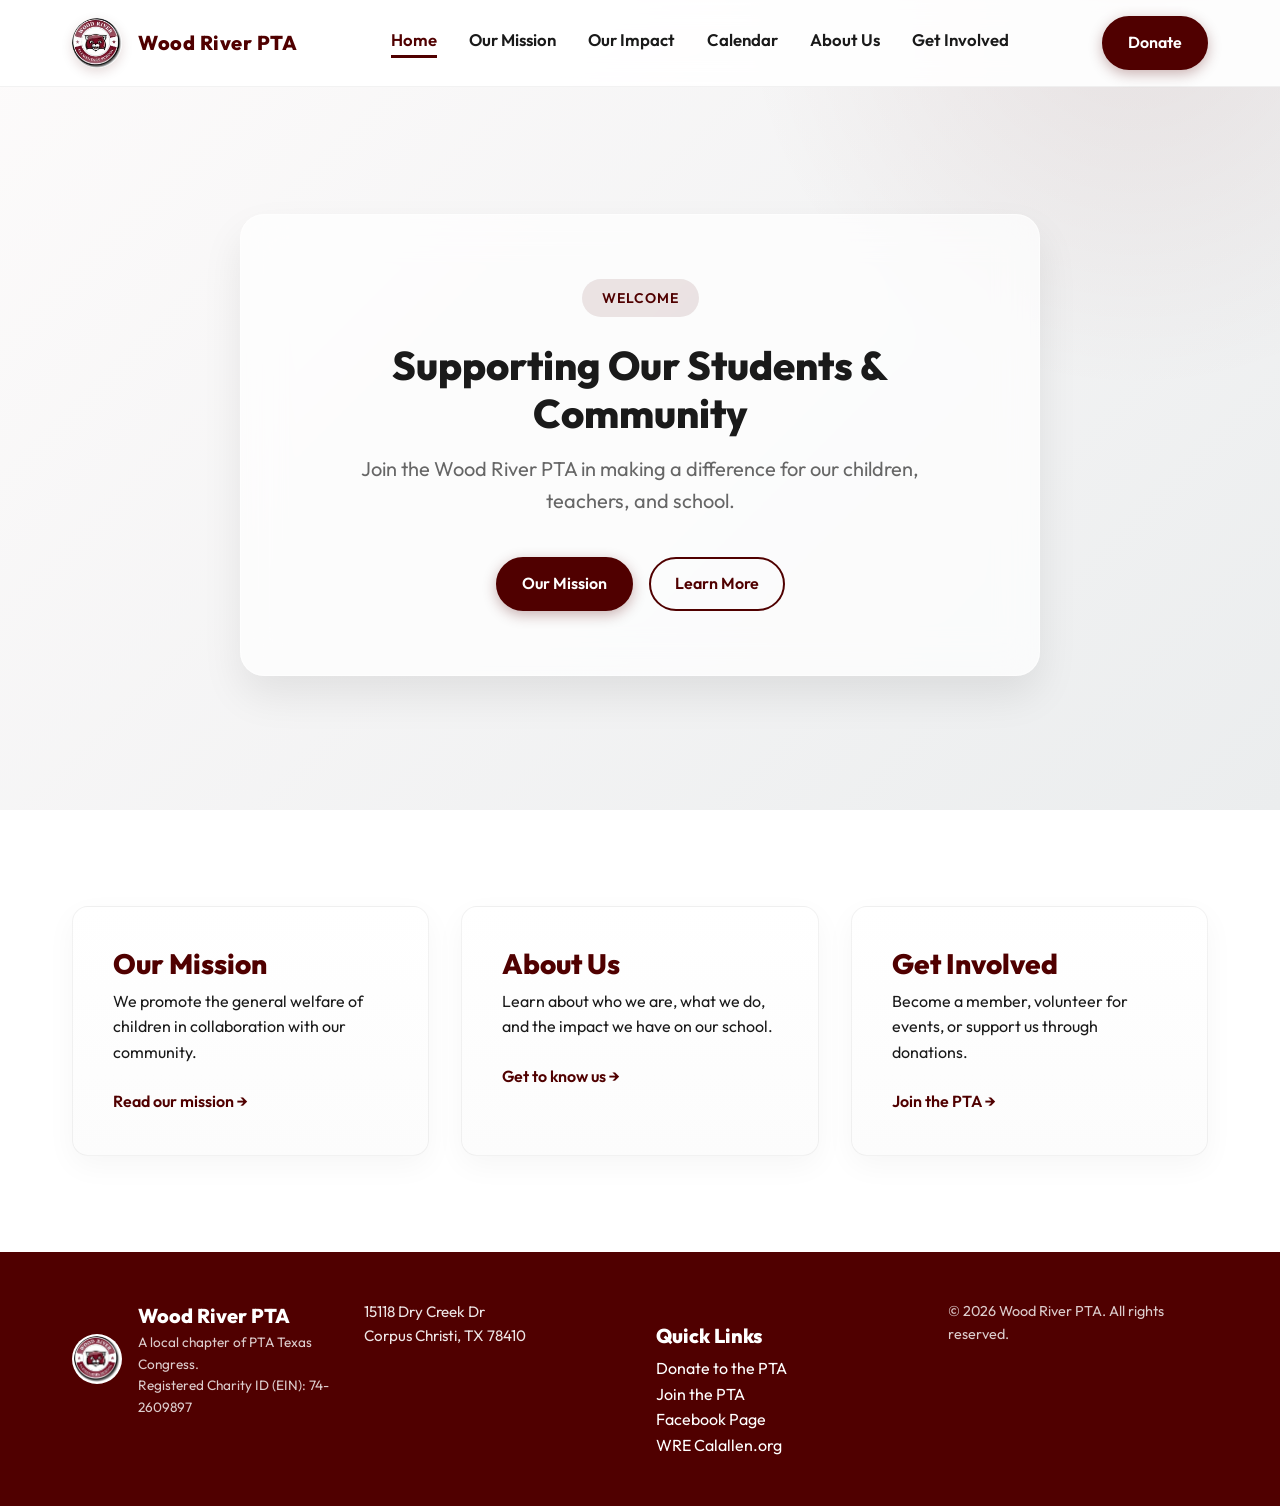
<file: index.html>
<!DOCTYPE html>
<html lang="en">
<head>
    <meta charset="UTF-8">
    <meta name="viewport" content="width=device-width, initial-scale=1.0">
    <meta name="description" content="Wood River PTA - Promoting the general welfare of children in collaboration with teachers, the community, and the school.">
    <title>Wood River PTA</title>
    <link rel="preconnect" href="https://fonts.googleapis.com">
    <link rel="preconnect" href="https://fonts.gstatic.com" crossorigin>
    <link href="https://fonts.googleapis.com/css2?family=Outfit:wght@300;400;600;800&display=swap" rel="stylesheet">
    <link rel="stylesheet" href="style.css">
</head>
<body>

    <header class="navbar">
        <div class="container nav-container">
            <a href="index.html" class="logo-wrapper" style="text-decoration: none;">
                <img src="logo.png" alt="Wood River Elementary Logo" class="logo">
                <div class="site-title">
                    <h1>Wood River PTA</h1>
                </div>
            </a>
            <button class="mobile-menu-btn" aria-label="Toggle menu">☰</button>
            <nav class="nav-links">
                <a href="index.html" class="nav-link active">Home</a>
                <a href="mission.html" class="nav-link">Our Mission</a>
                <a href="impact.html" class="nav-link">Our Impact</a>
                <a href="calendar.html" class="nav-link">Calendar</a>
                <a href="about.html" class="nav-link">About Us</a>
                <a href="get-involved.html" class="nav-link">Get Involved</a>
                <a href="https://www.zeffy.com/en-US/donation-form/donate-to-woodriver-elementary-pta" target="_blank" rel="noopener noreferrer" class="nav-link mobile-only">Donate</a>
            </nav>
            <a href="https://www.zeffy.com/en-US/donation-form/donate-to-woodriver-elementary-pta" target="_blank" rel="noopener noreferrer" class="btn btn-primary header-cta">Donate</a>
        </div>
    </header>

    <main>
        <section class="hero">
            <div class="hero-bg"></div>
            <div class="container hero-content">
                <div class="glass-card main-card fade-in-up">
                    <span class="badge">Welcome</span>
                    <h2>Supporting Our Students & Community</h2>
                    <p class="mission-text">
                        Join the Wood River PTA in making a difference for our children, teachers, and school.
                    </p>
                    <div class="hero-buttons">
                        <a href="mission.html" class="btn btn-primary">Our Mission</a>
                        <a href="about.html" class="btn btn-outline">Learn More</a>
                    </div>
                </div>
            </div>
        </section>

        <section class="info-section">
            <div class="container info-grid">
                <div class="info-card slide-in-up">
                    <h3>Our Mission</h3>
                    <p>We promote the general welfare of children in collaboration with our community.</p>
                    <a href="mission.html" class="read-more">Read our mission &rarr;</a>
                </div>
                <div class="info-card slide-in-up" style="transition-delay: 0.1s;">
                    <h3>About Us</h3>
                    <p>Learn about who we are, what we do, and the impact we have on our school.</p>
                    <a href="about.html" class="read-more">Get to know us &rarr;</a>
                </div>
                <div class="info-card slide-in-up" style="transition-delay: 0.2s;">
                    <h3>Get Involved</h3>
                    <p>Become a member, volunteer for events, or support us through donations.</p>
                    <a href="get-involved.html" class="read-more">Join the PTA &rarr;</a>
                </div>
            </div>
        </section>
    </main>

    <footer class="site-footer">
        <div class="container footer-content">
            <div class="footer-brand">
                <img src="logo.png" alt="Wood River Elementary Logo" class="footer-logo">
                <div class="footer-details">
                    <span class="footer-title">Wood River PTA</span>
                    <span class="footer-charity">A local chapter of PTA Texas Congress.</span>
                    <span class="footer-charity">Registered Charity ID (EIN): 74-2609897</span>
                </div>
            </div>
            <div class="footer-address">
                <p>15118 Dry Creek Dr</p>
                <p>Corpus Christi, TX 78410</p>
            </div>
            <div class="footer-quick-links">
                <h4>Quick Links</h4>
                <p><a href="https://www.zeffy.com/en-US/donation-form/donate-to-woodriver-elementary-pta" target="_blank" rel="noopener noreferrer" style="color: white; text-decoration: none;">Donate to the PTA</a></p>
                <p><a href="https://bit.ly/4dyhjS8" target="_blank" style="color: white; text-decoration: none;">Join the PTA</a></p>
                <p><a href="https://www.facebook.com/calallenisdwoodriverpta" target="_blank" style="color: white; text-decoration: none;">Facebook Page</a></p>
                <p><a href="https://bit.ly/3I65V5u" target="_blank" style="color: white; text-decoration: none;">WRE Calallen.org</a></p>
            </div>
            <div class="footer-links">
                <p>&copy; <span id="year"></span> Wood River PTA. All rights reserved.</p>
            </div>
        </div>
    </footer>

    <script>
        document.getElementById('year').textContent = new Date().getFullYear();
        
        const observerOptions = {
            root: null,
            rootMargin: '0px',
            threshold: 0.1
        };

        const observer = new IntersectionObserver((entries, observer) => {
            entries.forEach(entry => {
                if (entry.isIntersecting) {
                    entry.target.classList.add('visible');
                    observer.unobserve(entry.target);
                }
            });
        }, observerOptions);

        document.querySelectorAll('.slide-in-up, .fade-in-up').forEach((el) => {
            observer.observe(el);
        });

        const mobileMenuBtn = document.querySelector('.mobile-menu-btn');
        const navLinks = document.querySelector('.nav-links');
        
        if (mobileMenuBtn && navLinks) {
            mobileMenuBtn.addEventListener('click', () => {
                navLinks.classList.toggle('mobile-active');
            });
        }
    </script>
</body>
</html>
</file>
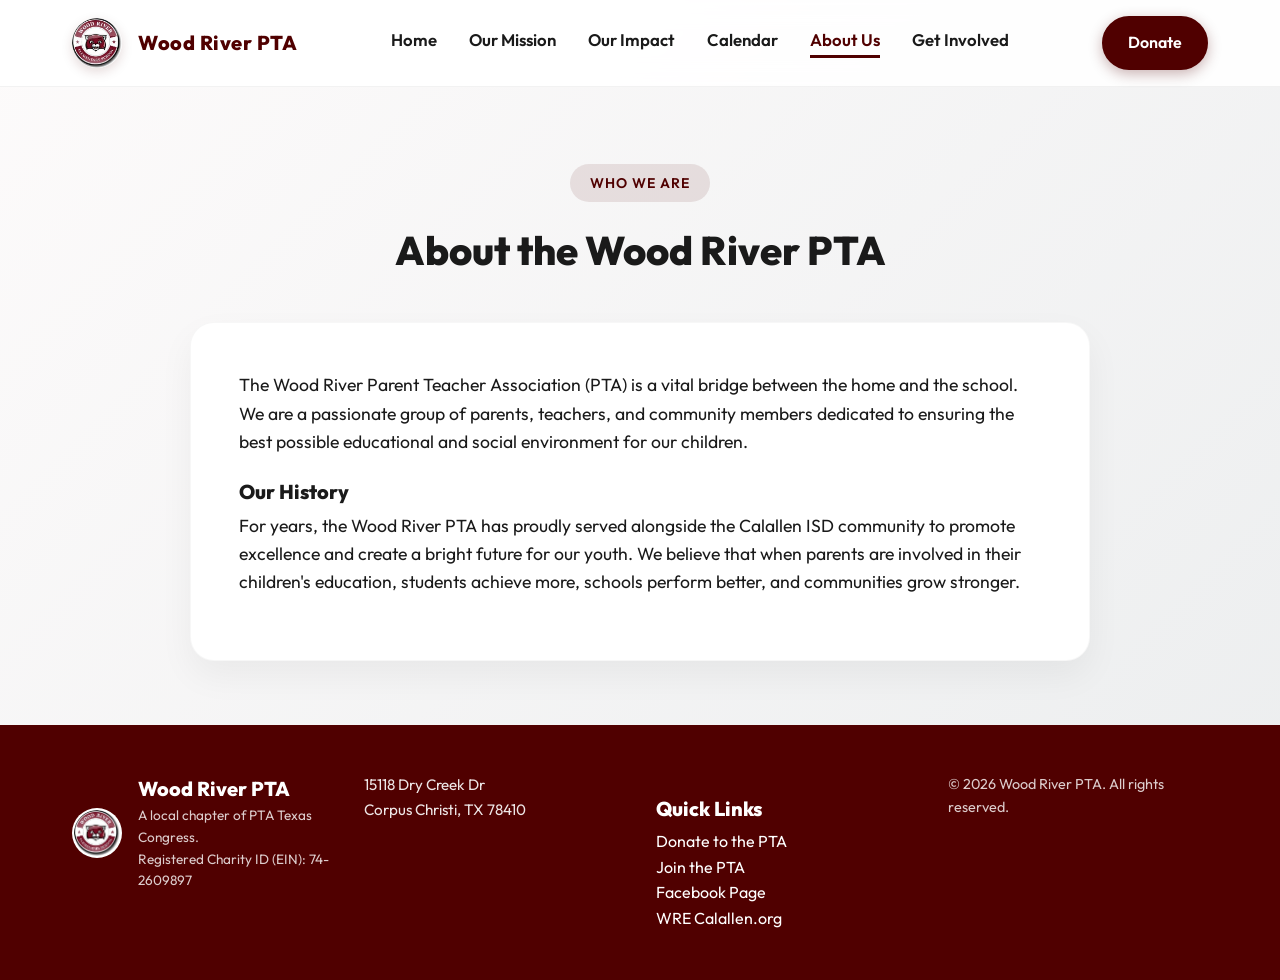
<file: about.html>
<!DOCTYPE html>
<html lang="en">
<head>
    <meta charset="UTF-8">
    <meta name="viewport" content="width=device-width, initial-scale=1.0">
    <meta name="description" content="About the Wood River PTA">
    <title>About Us - Wood River PTA</title>
    <link rel="preconnect" href="https://fonts.googleapis.com">
    <link rel="preconnect" href="https://fonts.gstatic.com" crossorigin>
    <link href="https://fonts.googleapis.com/css2?family=Outfit:wght@300;400;600;800&display=swap" rel="stylesheet">
    <link rel="stylesheet" href="style.css">
</head>
<body class="page-layout">

    <header class="navbar">
        <div class="container nav-container">
            <a href="index.html" class="logo-wrapper" style="text-decoration: none;">
                <img src="logo.png" alt="Wood River Elementary Logo" class="logo">
                <div class="site-title">
                    <h1>Wood River PTA</h1>
                </div>
            </a>
            <button class="mobile-menu-btn" aria-label="Toggle menu">☰</button>
            <nav class="nav-links">
                <a href="index.html" class="nav-link">Home</a>
                <a href="mission.html" class="nav-link">Our Mission</a>
                <a href="impact.html" class="nav-link">Our Impact</a>
                <a href="calendar.html" class="nav-link">Calendar</a>
                <a href="about.html" class="nav-link active">About Us</a>
                <a href="get-involved.html" class="nav-link">Get Involved</a>
                <a href="https://www.zeffy.com/en-US/donation-form/donate-to-woodriver-elementary-pta" target="_blank" rel="noopener noreferrer" class="nav-link mobile-only">Donate</a>
            </nav>
            <a href="https://www.zeffy.com/en-US/donation-form/donate-to-woodriver-elementary-pta" target="_blank" rel="noopener noreferrer" class="btn btn-primary header-cta">Donate</a>
        </div>
    </header>

    <main class="page-content">
        <div class="container">
            <div class="content-header fade-in-up">
                <span class="badge">Who We Are</span>
                <h2>About the Wood River PTA</h2>
            </div>
            
            <div class="content-card slide-in-up">
                <p>The Wood River Parent Teacher Association (PTA) is a vital bridge between the home and the school. We are a passionate group of parents, teachers, and community members dedicated to ensuring the best possible educational and social environment for our children.</p>
                

                <h4>Our History</h4>
                <p>For years, the Wood River PTA has proudly served alongside the Calallen ISD community to promote excellence and create a bright future for our youth. We believe that when parents are involved in their children's education, students achieve more, schools perform better, and communities grow stronger.</p>
            </div>
        </div>
    </main>

    <footer class="site-footer">
        <div class="container footer-content">
            <div class="footer-brand">
                <img src="logo.png" alt="Wood River Elementary Logo" class="footer-logo">
                <div class="footer-details">
                    <span class="footer-title">Wood River PTA</span>
                    <span class="footer-charity">A local chapter of PTA Texas Congress.</span>
                    <span class="footer-charity">Registered Charity ID (EIN): 74-2609897</span>
                </div>
            </div>
            <div class="footer-address">
                <p>15118 Dry Creek Dr</p>
                <p>Corpus Christi, TX 78410</p>
            </div>
            <div class="footer-quick-links">
                <h4>Quick Links</h4>
                <p><a href="https://www.zeffy.com/en-US/donation-form/donate-to-woodriver-elementary-pta" target="_blank" rel="noopener noreferrer" style="color: white; text-decoration: none;">Donate to the PTA</a></p>
                <p><a href="https://bit.ly/4dyhjS8" target="_blank" style="color: white; text-decoration: none;">Join the PTA</a></p>
                <p><a href="https://www.facebook.com/calallenisdwoodriverpta" target="_blank" style="color: white; text-decoration: none;">Facebook Page</a></p>
                <p><a href="https://bit.ly/3I65V5u" target="_blank" style="color: white; text-decoration: none;">WRE Calallen.org</a></p>
            </div>
            <div class="footer-links">
                <p>&copy; <span id="year"></span> Wood River PTA. All rights reserved.</p>
            </div>
        </div>
    </footer>

    <script>
        document.getElementById('year').textContent = new Date().getFullYear();
        document.querySelectorAll('.slide-in-up, .fade-in-up').forEach((el) => {
            el.classList.add('visible'); // Quick reveal for standard pages
        });

        const mobileMenuBtn = document.querySelector('.mobile-menu-btn');
        const navLinks = document.querySelector('.nav-links');
        
        if (mobileMenuBtn && navLinks) {
            mobileMenuBtn.addEventListener('click', () => {
                navLinks.classList.toggle('mobile-active');
            });
        }
    </script>
</body>
</html>
</file>
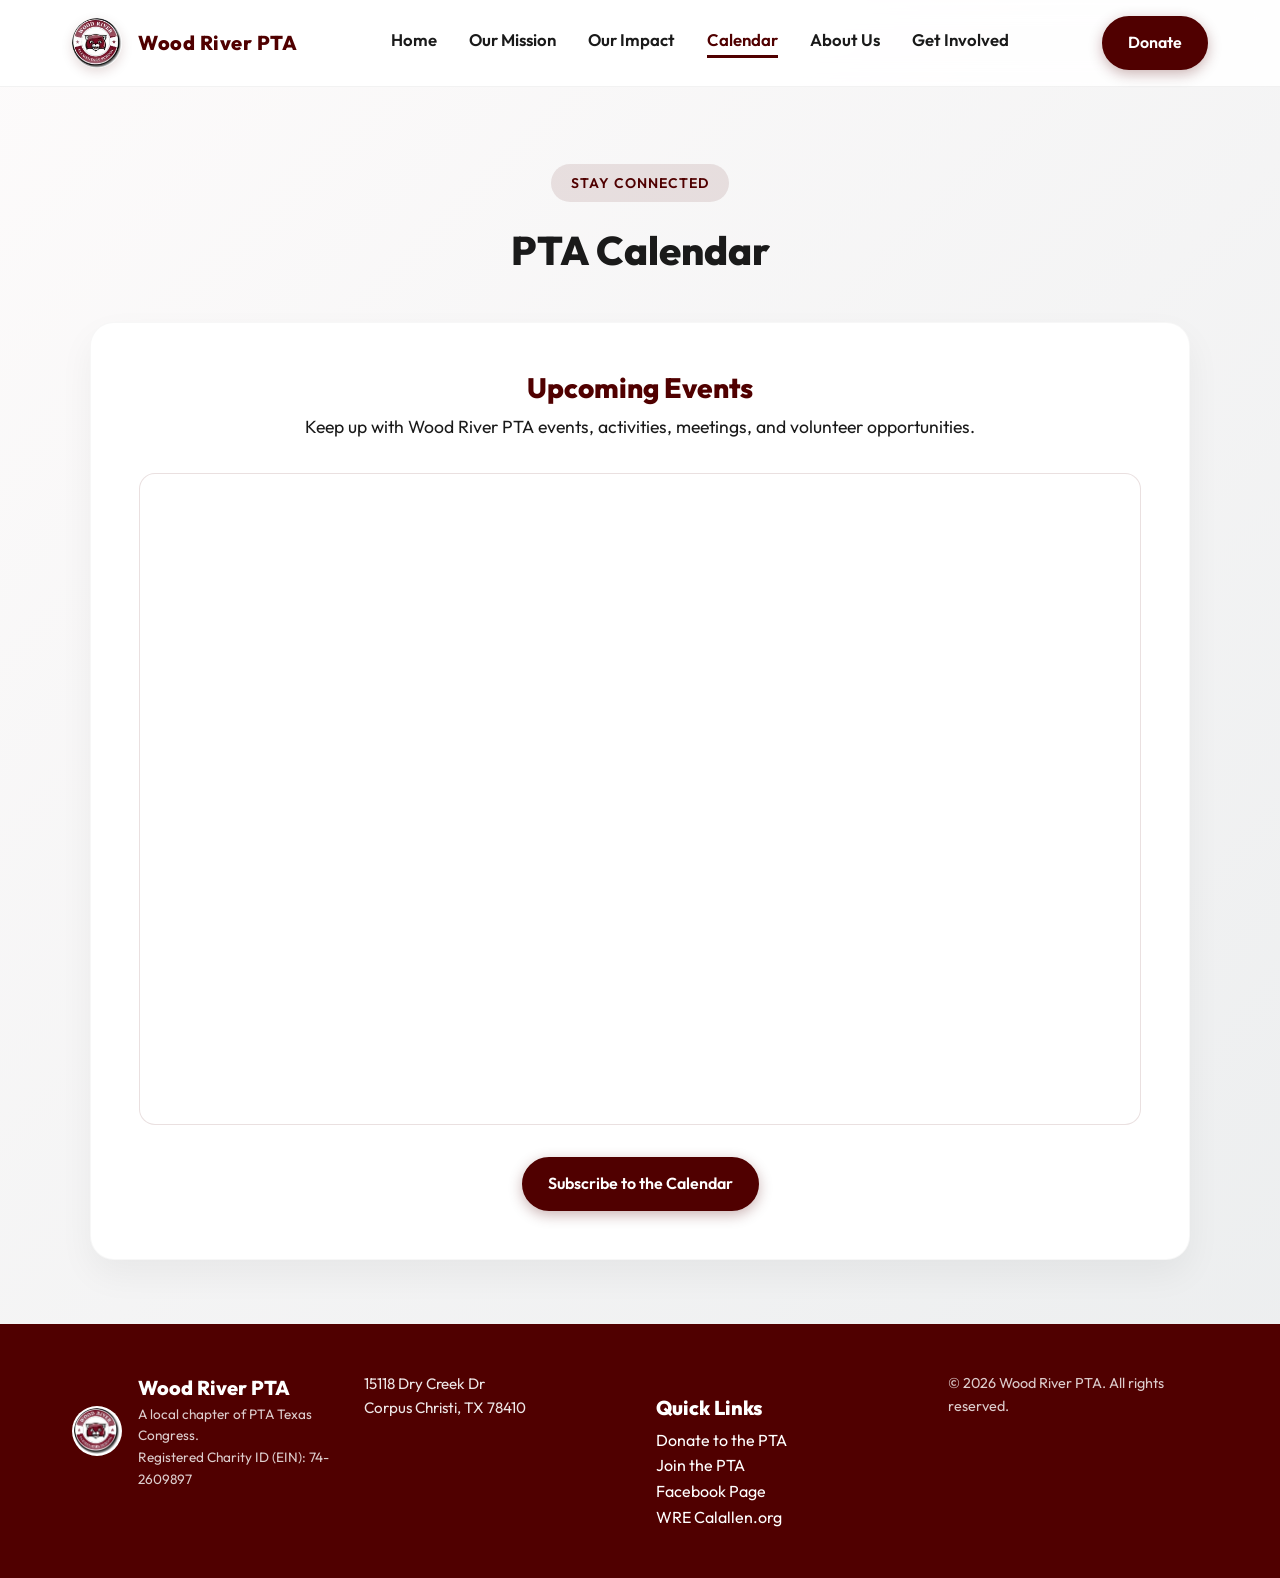
<file: calendar.html>
<!DOCTYPE html>
<html lang="en">
<head>
    <meta charset="UTF-8">
    <meta name="viewport" content="width=device-width, initial-scale=1.0">
    <meta name="description" content="Wood River PTA calendar of upcoming events and activities">
    <title>Calendar - Wood River PTA</title>
    <link rel="preconnect" href="https://fonts.googleapis.com">
    <link rel="preconnect" href="https://fonts.gstatic.com" crossorigin>
    <link href="https://fonts.googleapis.com/css2?family=Outfit:wght@300;400;600;800&display=swap" rel="stylesheet">
    <link rel="stylesheet" href="style.css">
</head>
<body class="page-layout">

    <header class="navbar">
        <div class="container nav-container">
            <a href="index.html" class="logo-wrapper" style="text-decoration: none;">
                <img src="logo.png" alt="Wood River Elementary Logo" class="logo">
                <div class="site-title">
                    <h1>Wood River PTA</h1>
                </div>
            </a>
            <button class="mobile-menu-btn" aria-label="Toggle menu">☰</button>
            <nav class="nav-links">
                <a href="index.html" class="nav-link">Home</a>
                <a href="mission.html" class="nav-link">Our Mission</a>
                <a href="impact.html" class="nav-link">Our Impact</a>
                <a href="calendar.html" class="nav-link active">Calendar</a>
                <a href="about.html" class="nav-link">About Us</a>
                <a href="get-involved.html" class="nav-link">Get Involved</a>
                <a href="https://www.zeffy.com/en-US/donation-form/donate-to-woodriver-elementary-pta" target="_blank" rel="noopener noreferrer" class="nav-link mobile-only">Donate</a>
            </nav>
            <a href="https://www.zeffy.com/en-US/donation-form/donate-to-woodriver-elementary-pta" target="_blank" rel="noopener noreferrer" class="btn btn-primary header-cta">Donate</a>
        </div>
    </header>

    <main class="page-content">
        <div class="container">
            <div class="content-header fade-in-up">
                <span class="badge">Stay Connected</span>
                <h2>PTA Calendar</h2>
            </div>

            <div class="content-card calendar-card slide-in-up">
                <div class="calendar-intro">
                    <h3>Upcoming Events</h3>
                    <p>Keep up with Wood River PTA events, activities, meetings, and volunteer opportunities.</p>
                </div>

                <div class="calendar-frame-wrapper">
                    <iframe
                        class="calendar-frame"
                        src="https://calendar.google.com/calendar/embed?src=c_4077235cdae95e1c2e059b5c0850158bf01dd8b541c1b919e0cd127f94ea80c4%40group.calendar.google.com&amp;ctz=America%2FChicago"
                        title="Wood River PTA Google Calendar"
                        width="800"
                        height="650"
                        loading="lazy">
                    </iframe>
                </div>

                <div class="calendar-actions">
                    <a href="https://calendar.google.com/calendar/ical/c_4077235cdae95e1c2e059b5c0850158bf01dd8b541c1b919e0cd127f94ea80c4%40group.calendar.google.com/public/basic.ics" target="_blank" rel="noopener noreferrer" class="btn btn-primary">Subscribe to the Calendar</a>
                </div>
            </div>
        </div>
    </main>

    <footer class="site-footer">
        <div class="container footer-content">
            <div class="footer-brand">
                <img src="logo.png" alt="Wood River Elementary Logo" class="footer-logo">
                <div class="footer-details">
                    <span class="footer-title">Wood River PTA</span>
                    <span class="footer-charity">A local chapter of PTA Texas Congress.</span>
                    <span class="footer-charity">Registered Charity ID (EIN): 74-2609897</span>
                </div>
            </div>
            <div class="footer-address">
                <p>15118 Dry Creek Dr</p>
                <p>Corpus Christi, TX 78410</p>
            </div>
            <div class="footer-quick-links">
                <h4>Quick Links</h4>
                <p><a href="https://www.zeffy.com/en-US/donation-form/donate-to-woodriver-elementary-pta" target="_blank" rel="noopener noreferrer" style="color: white; text-decoration: none;">Donate to the PTA</a></p>
                <p><a href="https://bit.ly/4dyhjS8" target="_blank" rel="noopener noreferrer" style="color: white; text-decoration: none;">Join the PTA</a></p>
                <p><a href="https://www.facebook.com/calallenisdwoodriverpta" target="_blank" rel="noopener noreferrer" style="color: white; text-decoration: none;">Facebook Page</a></p>
                <p><a href="https://bit.ly/3I65V5u" target="_blank" rel="noopener noreferrer" style="color: white; text-decoration: none;">WRE Calallen.org</a></p>
            </div>
            <div class="footer-links">
                <p>&copy; <span id="year"></span> Wood River PTA. All rights reserved.</p>
            </div>
        </div>
    </footer>

    <script>
        document.getElementById('year').textContent = new Date().getFullYear();
        document.querySelectorAll('.slide-in-up, .fade-in-up').forEach((el) => {
            el.classList.add('visible'); // Quick reveal for standard pages
        });

        const mobileMenuBtn = document.querySelector('.mobile-menu-btn');
        const navLinks = document.querySelector('.nav-links');

        if (mobileMenuBtn && navLinks) {
            mobileMenuBtn.addEventListener('click', () => {
                navLinks.classList.toggle('mobile-active');
            });
        }
    </script>
</body>
</html>
</file>
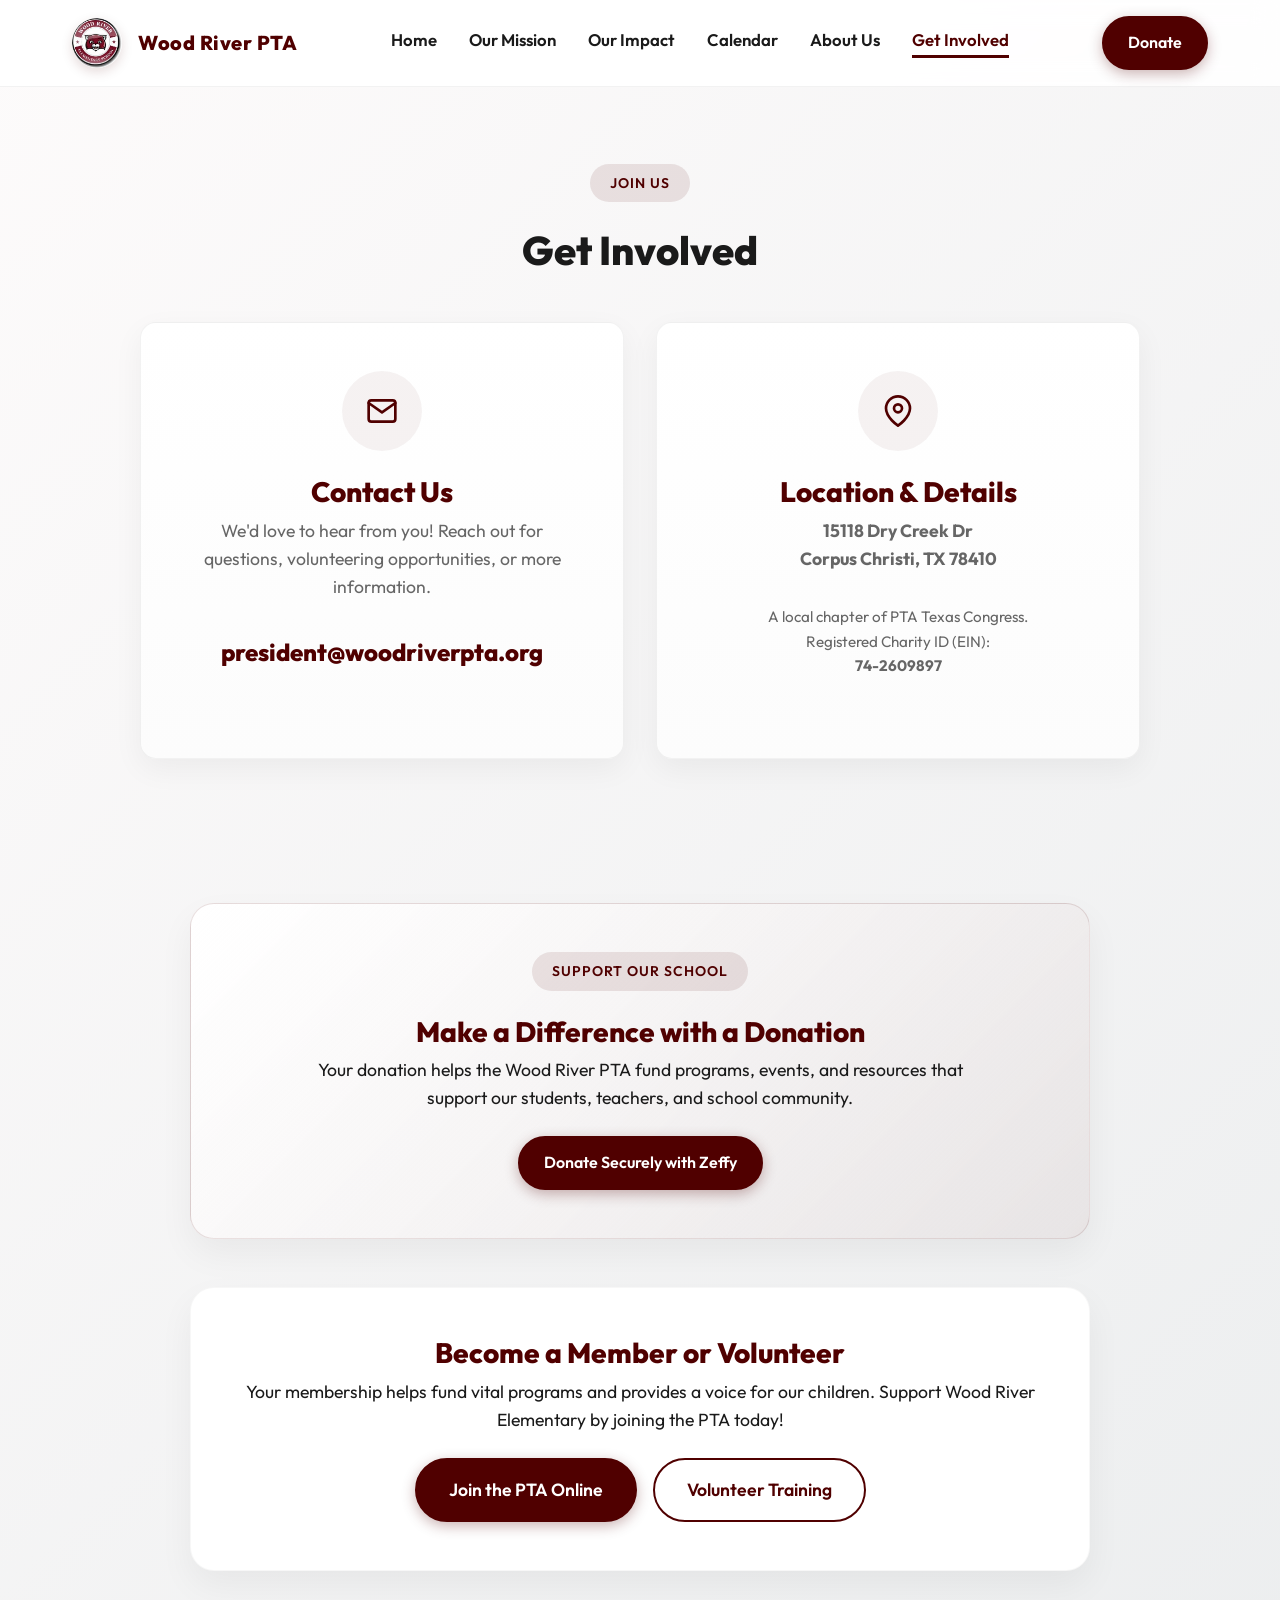
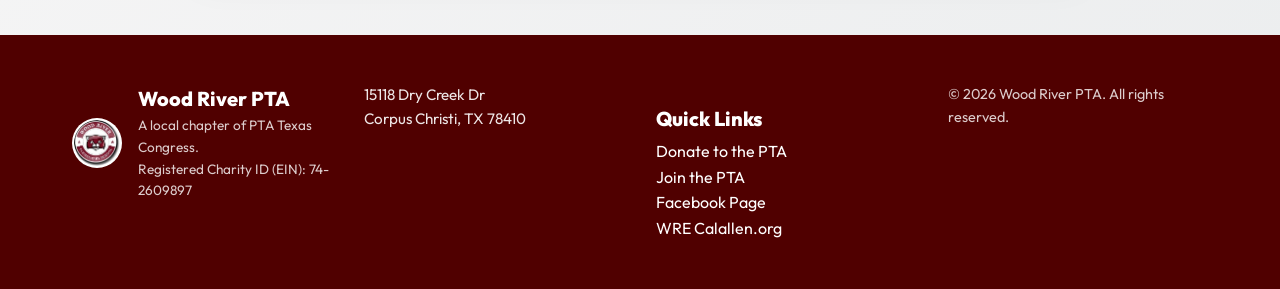
<file: get-involved.html>
<!DOCTYPE html>
<html lang="en">
<head>
    <meta charset="UTF-8">
    <meta name="viewport" content="width=device-width, initial-scale=1.0">
    <meta name="description" content="Get involved with the Wood River PTA">
    <title>Get Involved - Wood River PTA</title>
    <link rel="preconnect" href="https://fonts.googleapis.com">
    <link rel="preconnect" href="https://fonts.gstatic.com" crossorigin>
    <link href="https://fonts.googleapis.com/css2?family=Outfit:wght@300;400;600;800&display=swap" rel="stylesheet">
    <link rel="stylesheet" href="style.css">
</head>
<body class="page-layout">

    <header class="navbar">
        <div class="container nav-container">
            <a href="index.html" class="logo-wrapper" style="text-decoration: none;">
                <img src="logo.png" alt="Wood River Elementary Logo" class="logo">
                <div class="site-title">
                    <h1>Wood River PTA</h1>
                </div>
            </a>
            <button class="mobile-menu-btn" aria-label="Toggle menu">☰</button>
            <nav class="nav-links">
                <a href="index.html" class="nav-link">Home</a>
                <a href="mission.html" class="nav-link">Our Mission</a>
                <a href="impact.html" class="nav-link">Our Impact</a>
                <a href="calendar.html" class="nav-link">Calendar</a>
                <a href="about.html" class="nav-link">About Us</a>
                <a href="get-involved.html" class="nav-link active">Get Involved</a>
                <a href="https://www.zeffy.com/en-US/donation-form/donate-to-woodriver-elementary-pta" target="_blank" rel="noopener noreferrer" class="nav-link mobile-only">Donate</a>
            </nav>
            <a href="https://www.zeffy.com/en-US/donation-form/donate-to-woodriver-elementary-pta" target="_blank" rel="noopener noreferrer" class="btn btn-primary header-cta">Donate</a>
        </div>
    </header>

    <main class="page-content">
        <div class="container">
            <div class="content-header fade-in-up">
                <span class="badge">Join Us</span>
                <h2>Get Involved</h2>
            </div>
            
            <div class="contact-section" style="padding-top: 0;">
                <div class="contact-container" style="display: grid; grid-template-columns: 1fr 1fr; gap: 2rem; max-width: 1000px; margin: 0 auto;">
                    
                    <div class="contact-card slide-in-up" style="padding: 3rem;">
                        <div class="contact-icon">
                            <svg xmlns="http://www.w3.org/2000/svg" width="32" height="32" viewBox="0 0 24 24" fill="none" stroke="currentColor" stroke-width="2" stroke-linecap="round" stroke-linejoin="round"><path d="M4 4h16c1.1 0 2 .9 2 2v12c0 1.1-.9 2-2 2H4c-1.1 0-2-.9-2-2V6c0-1.1.9-2 2-2z"></path><polyline points="22,6 12,13 2,6"></polyline></svg>
                        </div>
                        <h3>Contact Us</h3>
                        <p>We'd love to hear from you! Reach out for questions, volunteering opportunities, or more information.</p>
                        <a href="mailto:president@woodriverpta.org" class="email-link">president@woodriverpta.org</a>
                    </div>

                    <div class="contact-card slide-in-up" style="padding: 3rem; transition-delay: 0.1s;">
                        <div class="contact-icon">
                            <svg xmlns="http://www.w3.org/2000/svg" width="32" height="32" viewBox="0 0 24 24" fill="none" stroke="currentColor" stroke-width="2" stroke-linecap="round" stroke-linejoin="round"><path d="M21 10c0 7-9 13-9 13s-9-6-9-13a9 9 0 0 1 18 0z"></path><circle cx="12" cy="10" r="3"></circle></svg>
                        </div>
                        <h3>Location & Details</h3>
                        <p><strong>15118 Dry Creek Dr<br>Corpus Christi, TX 78410</strong></p>
                        <p style="margin-top: 1.5rem; font-size: 0.95rem;">
                        A local chapter of PTA Texas Congress.<br>
                        Registered Charity ID (EIN):<br>
                        <strong>74-2609897</strong>
                        </p>
                    </div>

                </div>
            </div>

            <div class="content-card donation-card slide-in-up">
                <span class="badge">Support Our School</span>
                <h3>Make a Difference with a Donation</h3>
                <p>Your donation helps the Wood River PTA fund programs, events, and resources that support our students, teachers, and school community.</p>
                <a href="https://www.zeffy.com/en-US/donation-form/donate-to-woodriver-elementary-pta" target="_blank" rel="noopener noreferrer" class="btn btn-primary">Donate Securely with Zeffy</a>
            </div>

            <div class="content-card slide-in-up" style="margin-top: 3rem; text-align: center;">
                <h3>Become a Member or Volunteer</h3>
                <p>Your membership helps fund vital programs and provides a voice for our children. Support Wood River Elementary by joining the PTA today!</p>
                <div style="display: flex; gap: 1rem; justify-content: center; margin-top: 1.5rem; flex-wrap: wrap;">
                    <a href="https://bit.ly/4dyhjS8" target="_blank" class="btn btn-primary" style="font-size: 1.1rem; padding: 1rem 2rem;">Join the PTA Online</a>
                    <a href="https://bit.ly/4lxd1y3" target="_blank" class="btn btn-outline" style="font-size: 1.1rem; padding: 1rem 2rem;">Volunteer Training</a>
                </div>
            </div>

        </div>
    </main>

    <footer class="site-footer">
        <div class="container footer-content">
            <div class="footer-brand">
                <img src="logo.png" alt="Wood River Elementary Logo" class="footer-logo">
                <div class="footer-details">
                    <span class="footer-title">Wood River PTA</span>
                    <span class="footer-charity">A local chapter of PTA Texas Congress.</span>
                    <span class="footer-charity">Registered Charity ID (EIN): 74-2609897</span>
                </div>
            </div>
            <div class="footer-address">
                <p>15118 Dry Creek Dr</p>
                <p>Corpus Christi, TX 78410</p>
            </div>
            <div class="footer-quick-links">
                <h4>Quick Links</h4>
                <p><a href="https://www.zeffy.com/en-US/donation-form/donate-to-woodriver-elementary-pta" target="_blank" rel="noopener noreferrer" style="color: white; text-decoration: none;">Donate to the PTA</a></p>
                <p><a href="https://bit.ly/4dyhjS8" target="_blank" style="color: white; text-decoration: none;">Join the PTA</a></p>
                <p><a href="https://www.facebook.com/calallenisdwoodriverpta" target="_blank" style="color: white; text-decoration: none;">Facebook Page</a></p>
                <p><a href="https://bit.ly/3I65V5u" target="_blank" style="color: white; text-decoration: none;">WRE Calallen.org</a></p>
            </div>
            <div class="footer-links">
                <p>&copy; <span id="year"></span> Wood River PTA. All rights reserved.</p>
            </div>
        </div>
    </footer>

    <script>
        document.getElementById('year').textContent = new Date().getFullYear();
        document.querySelectorAll('.slide-in-up, .fade-in-up').forEach((el) => {
            el.classList.add('visible'); // Quick reveal for standard pages
        });

        const mobileMenuBtn = document.querySelector('.mobile-menu-btn');
        const navLinks = document.querySelector('.nav-links');
        
        if (mobileMenuBtn && navLinks) {
            mobileMenuBtn.addEventListener('click', () => {
                navLinks.classList.toggle('mobile-active');
            });
        }
    </script>
</body>
</html>
</file>
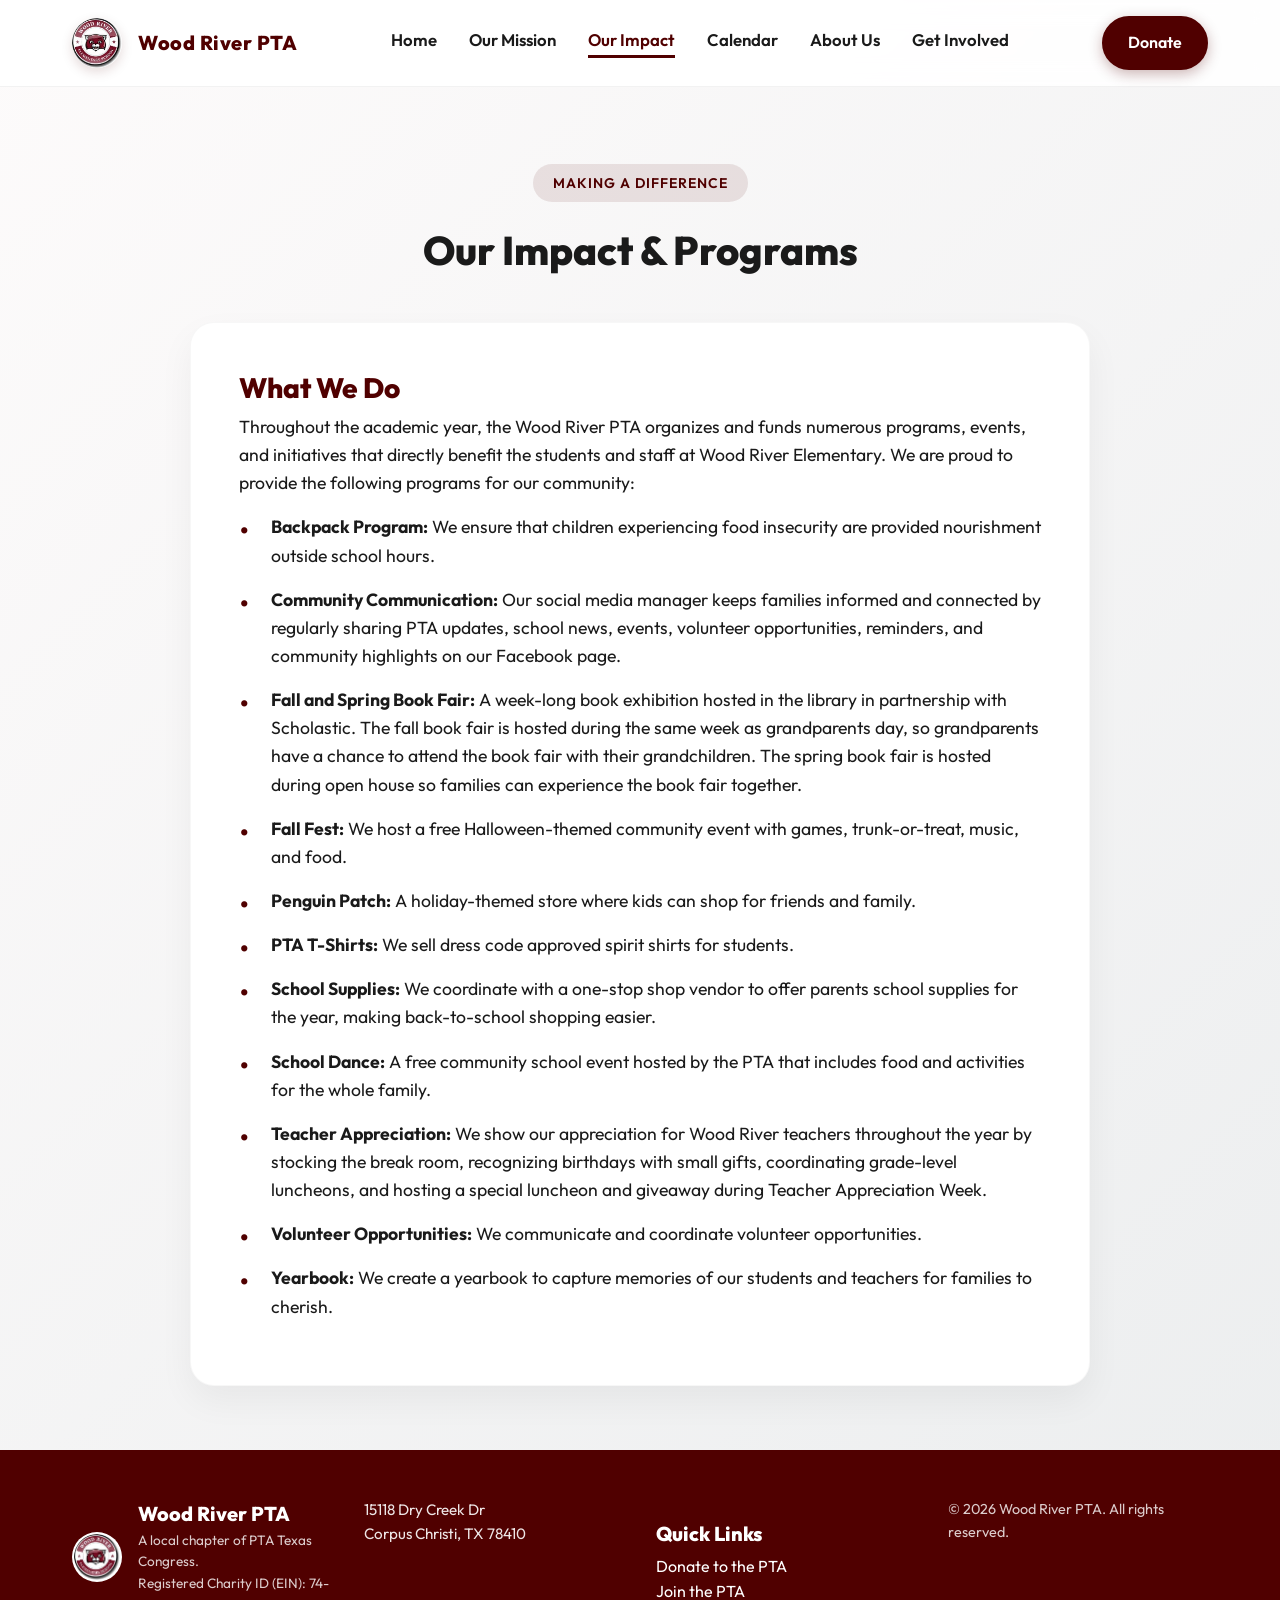
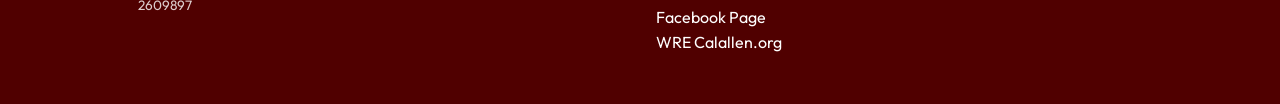
<file: impact.html>
<!DOCTYPE html>
<html lang="en">
<head>
    <meta charset="UTF-8">
    <meta name="viewport" content="width=device-width, initial-scale=1.0">
    <meta name="description" content="Wood River PTA - Our Impact and Programs">
    <title>Our Impact - Wood River PTA</title>
    <link rel="preconnect" href="https://fonts.googleapis.com">
    <link rel="preconnect" href="https://fonts.gstatic.com" crossorigin>
    <link href="https://fonts.googleapis.com/css2?family=Outfit:wght@300;400;600;800&display=swap" rel="stylesheet">
    <link rel="stylesheet" href="style.css">
</head>
<body class="page-layout">

    <header class="navbar">
        <div class="container nav-container">
            <a href="index.html" class="logo-wrapper" style="text-decoration: none;">
                <img src="logo.png" alt="Wood River Elementary Logo" class="logo">
                <div class="site-title">
                    <h1>Wood River PTA</h1>
                </div>
            </a>
            <button class="mobile-menu-btn" aria-label="Toggle menu">☰</button>
            <nav class="nav-links">
                <a href="index.html" class="nav-link">Home</a>
                <a href="mission.html" class="nav-link">Our Mission</a>
                <a href="impact.html" class="nav-link active">Our Impact</a>
                <a href="calendar.html" class="nav-link">Calendar</a>
                <a href="about.html" class="nav-link">About Us</a>
                <a href="get-involved.html" class="nav-link">Get Involved</a>
                <a href="https://www.zeffy.com/en-US/donation-form/donate-to-woodriver-elementary-pta" target="_blank" rel="noopener noreferrer" class="nav-link mobile-only">Donate</a>
            </nav>
            <a href="https://www.zeffy.com/en-US/donation-form/donate-to-woodriver-elementary-pta" target="_blank" rel="noopener noreferrer" class="btn btn-primary header-cta">Donate</a>
        </div>
    </header>

    <main class="page-content">
        <div class="container">
            <div class="content-header fade-in-up">
                <span class="badge">Making a Difference</span>
                <h2>Our Impact & Programs</h2>
            </div>
            
            <div class="content-card slide-in-up">
                <h3>What We Do</h3>
                <p>Throughout the academic year, the Wood River PTA organizes and funds numerous programs, events, and initiatives that directly benefit the students and staff at Wood River Elementary. We are proud to provide the following programs for our community:</p>
                
                <ul class="values-list">
                    <li><strong>Backpack Program:</strong> We ensure that children experiencing food insecurity are provided nourishment outside school hours.</li>
                    <li><strong>Community Communication:</strong> Our social media manager keeps families informed and connected by regularly sharing PTA updates, school news, events, volunteer opportunities, reminders, and community highlights on our Facebook page.</li>
                    <li><strong>Fall and Spring Book Fair:</strong> A week-long book exhibition hosted in the library in partnership with Scholastic. The fall book fair is hosted during the same week as grandparents day, so grandparents have a chance to attend the book fair with their grandchildren. The spring book fair is hosted during open house so families can experience the book fair together.</li>
                    <li><strong>Fall Fest:</strong> We host a free Halloween-themed community event with games, trunk-or-treat, music, and food.</li>
                    <li><strong>Penguin Patch:</strong> A holiday-themed store where kids can shop for friends and family.</li>
                    <li><strong>PTA T-Shirts:</strong> We sell dress code approved spirit shirts for students.</li>
                    <li><strong>School Supplies:</strong> We coordinate with a one-stop shop vendor to offer parents school supplies for the year, making back-to-school shopping easier.</li>
                    <li><strong>School Dance:</strong> A free community school event hosted by the PTA that includes food and activities for the whole family.</li>
                    <li><strong>Teacher Appreciation:</strong> We show our appreciation for Wood River teachers throughout the year by stocking the break room, recognizing birthdays with small gifts, coordinating grade-level luncheons, and hosting a special luncheon and giveaway during Teacher Appreciation Week.</li>
                    <li><strong>Volunteer Opportunities:</strong> We communicate and coordinate volunteer opportunities.</li>
                    <li><strong>Yearbook:</strong> We create a yearbook to capture memories of our students and teachers for families to cherish.</li>
                </ul>
            </div>
        </div>
    </main>

    <footer class="site-footer">
        <div class="container footer-content">
            <div class="footer-brand">
                <img src="logo.png" alt="Wood River Elementary Logo" class="footer-logo">
                <div class="footer-details">
                    <span class="footer-title">Wood River PTA</span>
                    <span class="footer-charity">A local chapter of PTA Texas Congress.</span>
                    <span class="footer-charity">Registered Charity ID (EIN): 74-2609897</span>
                </div>
            </div>
            <div class="footer-address">
                <p>15118 Dry Creek Dr</p>
                <p>Corpus Christi, TX 78410</p>
            </div>
            <div class="footer-quick-links">
                <h4>Quick Links</h4>
                <p><a href="https://www.zeffy.com/en-US/donation-form/donate-to-woodriver-elementary-pta" target="_blank" rel="noopener noreferrer" style="color: white; text-decoration: none;">Donate to the PTA</a></p>
                <p><a href="https://bit.ly/4dyhjS8" target="_blank" style="color: white; text-decoration: none;">Join the PTA</a></p>
                <p><a href="https://www.facebook.com/calallenisdwoodriverpta" target="_blank" style="color: white; text-decoration: none;">Facebook Page</a></p>
                <p><a href="https://bit.ly/3I65V5u" target="_blank" style="color: white; text-decoration: none;">WRE Calallen.org</a></p>
            </div>
            <div class="footer-links">
                <p>&copy; <span id="year"></span> Wood River PTA. All rights reserved.</p>
            </div>
        </div>
    </footer>

    <script>
        document.getElementById('year').textContent = new Date().getFullYear();
        document.querySelectorAll('.slide-in-up, .fade-in-up').forEach((el) => {
            el.classList.add('visible'); // Quick reveal for standard pages
        });

        const mobileMenuBtn = document.querySelector('.mobile-menu-btn');
        const navLinks = document.querySelector('.nav-links');
        
        if (mobileMenuBtn && navLinks) {
            mobileMenuBtn.addEventListener('click', () => {
                navLinks.classList.toggle('mobile-active');
            });
        }
    </script>
</body>
</html>
</file>
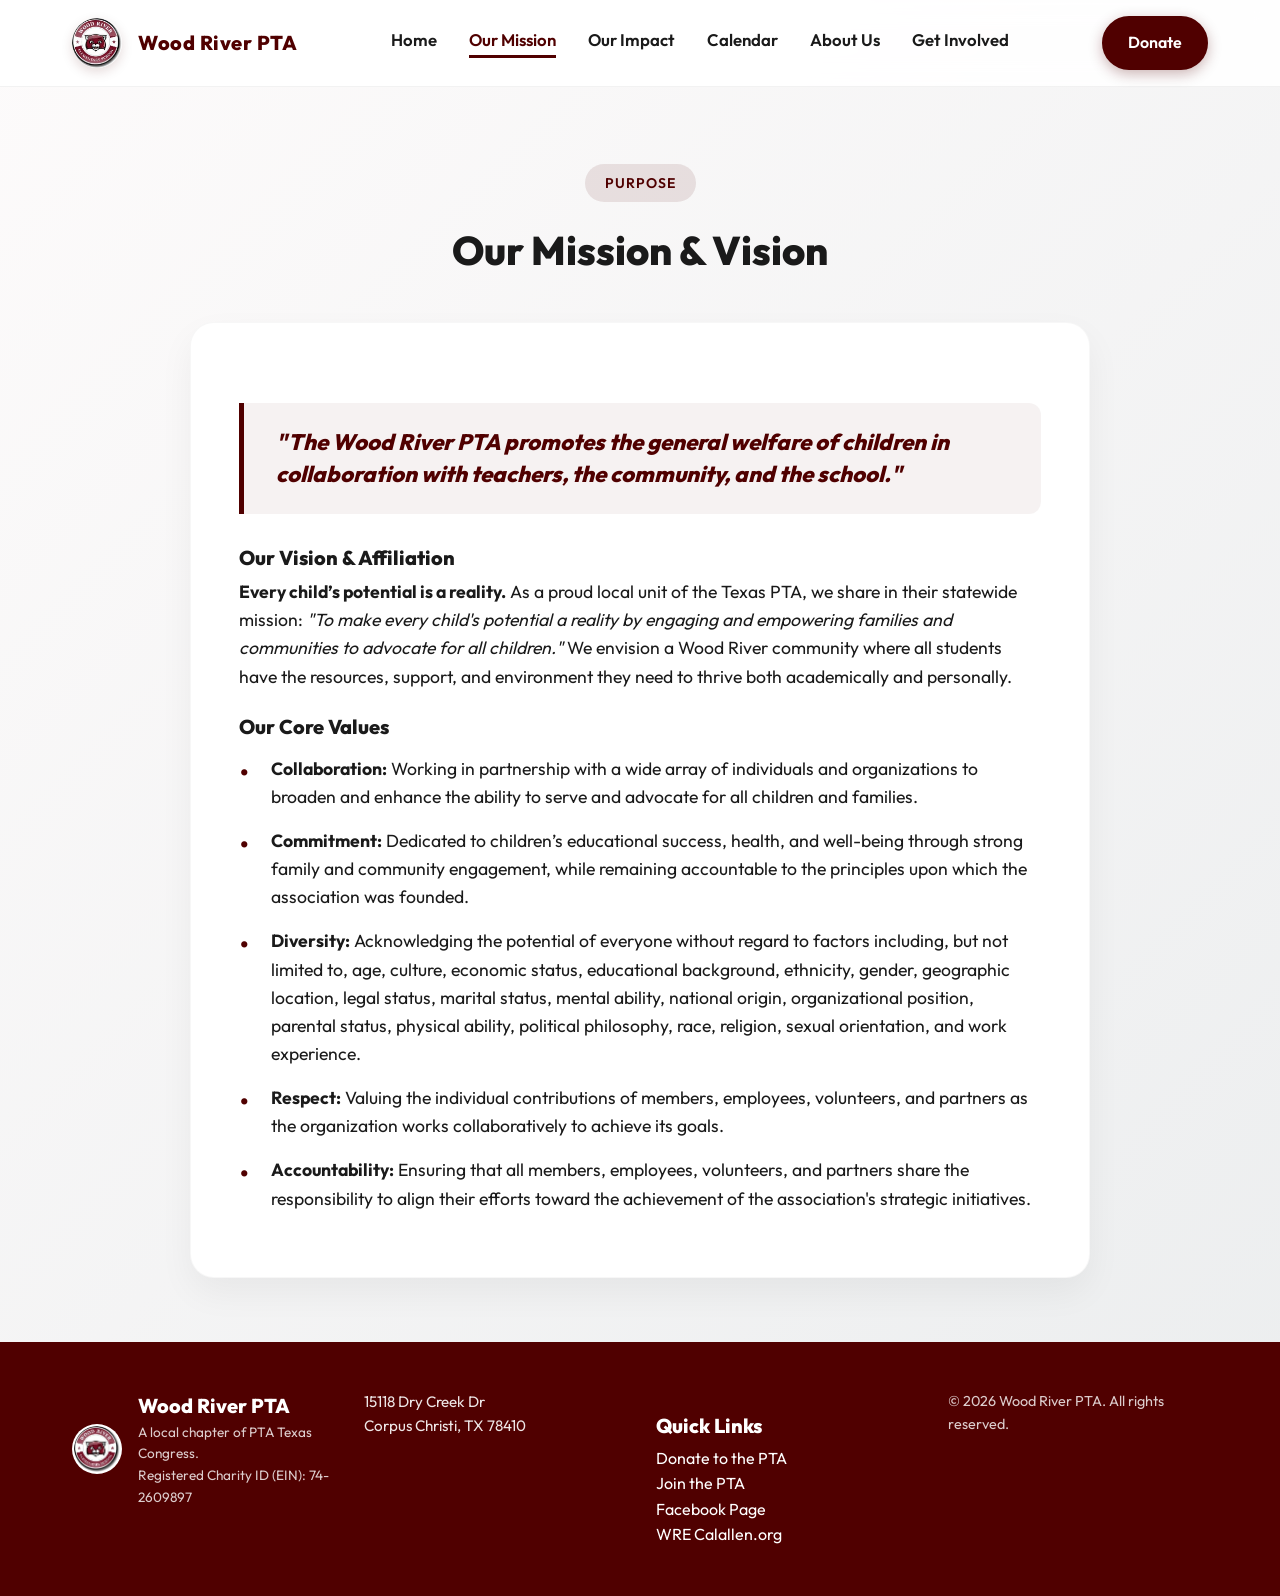
<file: mission.html>
<!DOCTYPE html>
<html lang="en">
<head>
    <meta charset="UTF-8">
    <meta name="viewport" content="width=device-width, initial-scale=1.0">
    <meta name="description" content="Wood River PTA Mission and Vision">
    <title>Our Mission - Wood River PTA</title>
    <link rel="preconnect" href="https://fonts.googleapis.com">
    <link rel="preconnect" href="https://fonts.gstatic.com" crossorigin>
    <link href="https://fonts.googleapis.com/css2?family=Outfit:wght@300;400;600;800&display=swap" rel="stylesheet">
    <link rel="stylesheet" href="style.css">
</head>
<body class="page-layout">

    <header class="navbar">
        <div class="container nav-container">
            <a href="index.html" class="logo-wrapper" style="text-decoration: none;">
                <img src="logo.png" alt="Wood River Elementary Logo" class="logo">
                <div class="site-title">
                    <h1>Wood River PTA</h1>
                </div>
            </a>
            <button class="mobile-menu-btn" aria-label="Toggle menu">☰</button>
            <nav class="nav-links">
                <a href="index.html" class="nav-link">Home</a>
                <a href="mission.html" class="nav-link active">Our Mission</a>
                <a href="impact.html" class="nav-link">Our Impact</a>
                <a href="calendar.html" class="nav-link">Calendar</a>
                <a href="about.html" class="nav-link">About Us</a>
                <a href="get-involved.html" class="nav-link">Get Involved</a>
                <a href="https://www.zeffy.com/en-US/donation-form/donate-to-woodriver-elementary-pta" target="_blank" rel="noopener noreferrer" class="nav-link mobile-only">Donate</a>
            </nav>
            <a href="https://www.zeffy.com/en-US/donation-form/donate-to-woodriver-elementary-pta" target="_blank" rel="noopener noreferrer" class="btn btn-primary header-cta">Donate</a>
        </div>
    </header>

    <main class="page-content">
        <div class="container">
            <div class="content-header fade-in-up">
                <span class="badge">Purpose</span>
                <h2>Our Mission & Vision</h2>
            </div>
            
            <div class="content-card slide-in-up">
                <div class="highlight-box">
                    <h3>"The Wood River PTA promotes the general welfare of children in collaboration with teachers, the community, and the school."</h3>
                </div>
                
                <h4>Our Vision & Affiliation</h4>
                <p><strong>Every child’s potential is a reality.</strong> As a proud local unit of the Texas PTA, we share in their statewide mission: <em>"To make every child's potential a reality by engaging and empowering families and communities to advocate for all children."</em> We envision a Wood River community where all students have the resources, support, and environment they need to thrive both academically and personally.</p>
                
                <h4>Our Core Values</h4>
                <ul class="values-list">
                    <li><strong>Collaboration:</strong> Working in partnership with a wide array of individuals and organizations to broaden and enhance the ability to serve and advocate for all children and families.</li>
                    <li><strong>Commitment:</strong> Dedicated to children’s educational success, health, and well-being through strong family and community engagement, while remaining accountable to the principles upon which the association was founded.</li>
                    <li><strong>Diversity:</strong> Acknowledging the potential of everyone without regard to factors including, but not limited to, age, culture, economic status, educational background, ethnicity, gender, geographic location, legal status, marital status, mental ability, national origin, organizational position, parental status, physical ability, political philosophy, race, religion, sexual orientation, and work experience.</li>
                    <li><strong>Respect:</strong> Valuing the individual contributions of members, employees, volunteers, and partners as the organization works collaboratively to achieve its goals.</li>
                    <li><strong>Accountability:</strong> Ensuring that all members, employees, volunteers, and partners share the responsibility to align their efforts toward the achievement of the association's strategic initiatives.</li>
                </ul>
            </div>
        </div>
    </main>

    <footer class="site-footer">
        <div class="container footer-content">
            <div class="footer-brand">
                <img src="logo.png" alt="Wood River Elementary Logo" class="footer-logo">
                <div class="footer-details">
                    <span class="footer-title">Wood River PTA</span>
                    <span class="footer-charity">A local chapter of PTA Texas Congress.</span>
                    <span class="footer-charity">Registered Charity ID (EIN): 74-2609897</span>
                </div>
            </div>
            <div class="footer-address">
                <p>15118 Dry Creek Dr</p>
                <p>Corpus Christi, TX 78410</p>
            </div>
            <div class="footer-quick-links">
                <h4>Quick Links</h4>
                <p><a href="https://www.zeffy.com/en-US/donation-form/donate-to-woodriver-elementary-pta" target="_blank" rel="noopener noreferrer" style="color: white; text-decoration: none;">Donate to the PTA</a></p>
                <p><a href="https://bit.ly/4dyhjS8" target="_blank" style="color: white; text-decoration: none;">Join the PTA</a></p>
                <p><a href="https://www.facebook.com/calallenisdwoodriverpta" target="_blank" style="color: white; text-decoration: none;">Facebook Page</a></p>
                <p><a href="https://bit.ly/3I65V5u" target="_blank" style="color: white; text-decoration: none;">WRE Calallen.org</a></p>
            </div>
            <div class="footer-links">
                <p>&copy; <span id="year"></span> Wood River PTA. All rights reserved.</p>
            </div>
        </div>
    </footer>

    <script>
        document.getElementById('year').textContent = new Date().getFullYear();
        document.querySelectorAll('.slide-in-up, .fade-in-up').forEach((el) => {
            el.classList.add('visible'); // Quick reveal for standard pages
        });

        const mobileMenuBtn = document.querySelector('.mobile-menu-btn');
        const navLinks = document.querySelector('.nav-links');
        
        if (mobileMenuBtn && navLinks) {
            mobileMenuBtn.addEventListener('click', () => {
                navLinks.classList.toggle('mobile-active');
            });
        }
    </script>
</body>
</html>
</file>
<file: style.css>
:root {
    --primary-color: #500000; /* Maroon from Calallen ISD */
    --primary-light: #7a0000;
    --primary-dark: #300000;
    --text-color: #1a1a1a;
    --text-light: #666666;
    --bg-color: #f8f9fa;
    --white: #ffffff;
    --radius: 16px;
    --transition: all 0.3s cubic-bezier(0.25, 0.8, 0.25, 1);
}

* {
    margin: 0;
    padding: 0;
    box-sizing: border-box;
}

body {
    font-family: 'Outfit', sans-serif;
    color: var(--text-color);
    background-color: var(--bg-color);
    line-height: 1.6;
    overflow-x: hidden;
}

html {
    scroll-behavior: smooth;
}

/* Typography */
h1, h2, h3, h4 {
    font-weight: 800;
    line-height: 1.2;
}

h1 { font-size: 1.5rem; }
h2 { font-size: 2.5rem; margin-bottom: 1rem; color: var(--text-color); }
h3 { font-size: 1.75rem; margin-bottom: 0.5rem; color: var(--primary-color); }
h4 { font-size: 1.25rem; margin-bottom: 0.5rem; margin-top: 1.5rem; }

/* Layout Containers */
.container {
    width: 100%;
    max-width: 1200px;
    margin: 0 auto;
    padding: 0 2rem;
}

/* Navigation */
.navbar {
    position: fixed;
    top: 0;
    left: 0;
    width: 100%;
    background: rgba(255, 255, 255, 0.9);
    backdrop-filter: blur(12px);
    -webkit-backdrop-filter: blur(12px);
    z-index: 1000;
    border-bottom: 1px solid rgba(0, 0, 0, 0.05);
    padding: 1rem 0;
    transition: var(--transition);
}

.nav-container {
    display: flex;
    justify-content: space-between;
    align-items: center;
}

.nav-links {
    display: flex;
    gap: 2rem;
    align-items: center;
}

.nav-link {
    text-decoration: none;
    color: var(--text-color);
    font-weight: 600;
    font-size: 1.05rem;
    position: relative;
    padding-bottom: 4px;
    transition: color 0.3s ease;
}

.nav-link:hover, .nav-link.active {
    color: var(--primary-color);
}

.nav-link::after {
    content: '';
    position: absolute;
    bottom: 0;
    left: 0;
    width: 100%;
    height: 3px;
    background-color: var(--primary-color);
    transform: scaleX(0);
    transform-origin: right;
    transition: transform 0.4s cubic-bezier(0.25, 0.8, 0.25, 1);
}

.nav-link:hover::after, .nav-link.active::after {
    transform: scaleX(1);
    transform-origin: left;
}

.logo-wrapper {
    display: flex;
    align-items: center;
    gap: 1rem;
    transition: opacity 0.3s;
}

.logo-wrapper:hover {
    opacity: 0.8;
}

.logo {
    width: 50px;
    height: 50px;
    object-fit: contain;
    border-radius: 50%;
    box-shadow: 0 4px 12px rgba(80, 0, 0, 0.15);
}

.site-title h1 {
    color: var(--primary-color);
    margin: 0;
    font-size: 1.25rem;
    letter-spacing: 0.5px;
}

/* Buttons */
.btn {
    display: inline-block;
    padding: 0.75rem 1.5rem;
    border-radius: 50px;
    text-decoration: none;
    font-weight: 600;
    font-size: 1rem;
    transition: var(--transition);
    cursor: pointer;
    text-align: center;
}

.btn-primary {
    background-color: var(--primary-color);
    color: var(--white);
    border: 2px solid var(--primary-color);
    box-shadow: 0 4px 14px rgba(80, 0, 0, 0.3);
}

.btn-primary:hover {
    background-color: var(--primary-light);
    border-color: var(--primary-light);
    transform: translateY(-2px);
    box-shadow: 0 6px 20px rgba(80, 0, 0, 0.4);
}

.btn-outline {
    background-color: transparent;
    color: var(--primary-color);
    border: 2px solid var(--primary-color);
}

.btn-outline:hover, .btn-outline.active {
    background-color: var(--primary-color);
    color: var(--white);
}

/* Page Layouts (Non-Hero pages) */
.page-layout {
    padding-top: 100px;
    background: linear-gradient(135deg, #fdfbfb 0%, #ebedee 100%);
    min-height: 100vh;
    display: flex;
    flex-direction: column;
}

.page-content {
    flex: 1;
    padding: 4rem 0;
}

.content-header {
    text-align: center;
    margin-bottom: 3rem;
}

.content-card {
    background: var(--white);
    border-radius: 24px;
    padding: 3rem;
    box-shadow: 0 15px 35px rgba(0, 0, 0, 0.05);
    border: 1px solid rgba(0, 0, 0, 0.03);
    max-width: 900px;
    margin: 0 auto;
}

.content-card p {
    font-size: 1.1rem;
    color: var(--text-color);
    margin-bottom: 1rem;
}

.highlight-box {
    background-color: rgba(80, 0, 0, 0.05);
    border-left: 5px solid var(--primary-color);
    padding: 1.5rem 2rem;
    margin: 2rem 0;
    border-radius: 0 12px 12px 0;
}

.highlight-box h3 {
    margin: 0;
    font-size: 1.4rem;
    line-height: 1.4;
    color: var(--primary-color);
    font-style: italic;
}

.values-list {
    list-style-type: none;
    margin-top: 1rem;
}

.values-list li {
    position: relative;
    padding-left: 2rem;
    margin-bottom: 1rem;
    font-size: 1.1rem;
}

.values-list li::before {
    content: "•";
    color: var(--primary-color);
    font-size: 2rem;
    position: absolute;
    left: 0;
    top: -0.5rem;
}

/* Calendar */
.calendar-card {
    max-width: 1100px;
}

.calendar-intro {
    text-align: center;
    max-width: 720px;
    margin: 0 auto 2rem;
}

.calendar-frame-wrapper {
    overflow: hidden;
    border: 1px solid rgba(80, 0, 0, 0.12);
    border-radius: var(--radius);
    background-color: var(--white);
}

.calendar-frame {
    display: block;
    width: 100%;
    height: 650px;
    border: 0;
}

.calendar-actions {
    display: flex;
    justify-content: center;
    margin-top: 2rem;
}

.donation-card {
    margin-top: 3rem;
    text-align: center;
    background: linear-gradient(135deg, var(--white) 0%, rgba(80, 0, 0, 0.05) 100%);
    border-color: rgba(80, 0, 0, 0.12);
}

.donation-card p {
    max-width: 680px;
    margin-right: auto;
    margin-bottom: 1.5rem;
    margin-left: auto;
}

/* Hero Section (Homepage) */
.hero {
    position: relative;
    min-height: 90vh;
    display: flex;
    align-items: center;
    padding-top: 80px;
    overflow: hidden;
    background: linear-gradient(135deg, #fdfbfb 0%, #ebedee 100%);
}

.hero-bg {
    position: absolute;
    top: -50%;
    right: -20%;
    width: 800px;
    height: 800px;
    background: radial-gradient(circle, rgba(80,0,0,0.08) 0%, rgba(80,0,0,0) 70%);
    border-radius: 50%;
    z-index: 0;
    animation: float 10s ease-in-out infinite;
}

@keyframes float {
    0% { transform: translate(0, 0); }
    50% { transform: translate(-30px, 30px); }
    100% { transform: translate(0, 0); }
}

.hero-content {
    position: relative;
    z-index: 1;
    display: flex;
    justify-content: center;
}

.hero-buttons {
    display: flex;
    gap: 1rem;
    justify-content: center;
    margin-top: 1.5rem;
}

/* Glassmorphism Card */
.glass-card {
    background: rgba(255, 255, 255, 0.7);
    backdrop-filter: blur(20px);
    -webkit-backdrop-filter: blur(20px);
    border: 1px solid rgba(255, 255, 255, 0.5);
    border-radius: 24px;
    padding: 4rem;
    max-width: 800px;
    text-align: center;
    box-shadow: 0 20px 40px rgba(0, 0, 0, 0.08);
}

.badge {
    display: inline-block;
    background-color: rgba(80, 0, 0, 0.1);
    color: var(--primary-color);
    padding: 0.5rem 1.25rem;
    border-radius: 50px;
    font-weight: 600;
    font-size: 0.875rem;
    text-transform: uppercase;
    letter-spacing: 1px;
    margin-bottom: 1.5rem;
}

.mission-text {
    font-size: 1.25rem;
    color: var(--text-light);
    margin-bottom: 2.5rem;
    max-width: 600px;
    margin-left: auto;
    margin-right: auto;
}

/* Info Grid (Homepage) */
.info-section {
    padding: 6rem 0;
    background-color: var(--white);
}

.info-grid {
    display: grid;
    grid-template-columns: repeat(auto-fit, minmax(300px, 1fr));
    gap: 2rem;
}

.info-card {
    background: linear-gradient(180deg, var(--white) 0%, #fcfcfc 100%);
    border-radius: var(--radius);
    padding: 2.5rem;
    box-shadow: 0 10px 30px rgba(0, 0, 0, 0.04);
    border: 1px solid rgba(0, 0, 0, 0.05);
    transition: transform 0.3s ease;
}

.info-card:hover {
    transform: translateY(-5px);
}

.read-more {
    display: inline-block;
    margin-top: 1.5rem;
    color: var(--primary-color);
    text-decoration: none;
    font-weight: 600;
    transition: padding-left 0.3s ease;
}

.read-more:hover {
    padding-left: 5px;
}

/* Contact Section */
.contact-section {
    padding: 6rem 0;
}

.contact-card {
    background: linear-gradient(180deg, var(--white) 0%, #fcfcfc 100%);
    border-radius: var(--radius);
    padding: 4rem;
    text-align: center;
    box-shadow: 0 10px 30px rgba(0, 0, 0, 0.05);
    border: 1px solid rgba(0, 0, 0, 0.05);
}

.contact-icon {
    display: inline-flex;
    align-items: center;
    justify-content: center;
    width: 80px;
    height: 80px;
    background-color: rgba(80, 0, 0, 0.05);
    color: var(--primary-color);
    border-radius: 50%;
    margin-bottom: 1.5rem;
}

.contact-card p {
    color: var(--text-light);
    margin-bottom: 2rem;
    font-size: 1.1rem;
}

.email-link {
    display: inline-block;
    font-size: 1.5rem;
    font-weight: 800;
    color: var(--primary-color);
    text-decoration: none;
    position: relative;
    padding-bottom: 5px;
}

.email-link::after {
    content: '';
    position: absolute;
    bottom: 0;
    left: 0;
    width: 100%;
    height: 3px;
    background-color: var(--primary-color);
    transform: scaleX(0);
    transform-origin: right;
    transition: transform 0.4s cubic-bezier(0.25, 0.8, 0.25, 1);
}

.email-link:hover::after {
    transform: scaleX(1);
    transform-origin: left;
}

/* Footer */
.site-footer {
    background-color: var(--primary-color);
    color: var(--white);
    padding: 3rem 0;
    margin-top: auto; /* Pushes footer to bottom if page is short */
}

.footer-content {
    display: grid;
    grid-template-columns: repeat(auto-fit, minmax(250px, 1fr));
    gap: 2rem;
    align-items: start;
}

.footer-brand {
    display: flex;
    align-items: center;
    gap: 1rem;
}

.footer-logo {
    width: 50px;
    height: 50px;
    border-radius: 50%;
    background-color: var(--white);
    padding: 2px;
}

.footer-details {
    display: flex;
    flex-direction: column;
}

.footer-title {
    font-weight: 800;
    font-size: 1.25rem;
}

.footer-charity {
    font-size: 0.85rem;
    opacity: 0.8;
}

.footer-address {
    font-size: 0.95rem;
    opacity: 0.9;
}

.footer-links p {
    opacity: 0.8;
    font-size: 0.9rem;
}

/* Animations */
.fade-in-up, .slide-in-up {
    opacity: 0;
    transform: translateY(30px);
    transition: opacity 0.8s ease, transform 0.8s cubic-bezier(0.25, 0.8, 0.25, 1);
}

.fade-in-up.visible, .slide-in-up.visible {
    opacity: 1;
    transform: translateY(0);
}

.mobile-menu-btn {
    display: none;
    background: none;
    border: none;
    font-size: 1.75rem;
    color: var(--primary-color);
    cursor: pointer;
    z-index: 1001;
}

.mobile-only {
    display: none !important;
}

/* Responsive Design */
@media (max-width: 1050px) {
    .mobile-menu-btn {
        display: block;
    }

    .nav-container > .header-cta {
        display: none;
    }

    .nav-links {
        position: absolute;
        top: 100%;
        left: 0;
        width: 100%;
        background-color: var(--white);
        flex-direction: column;
        padding: 0;
        max-height: 0;
        overflow: hidden;
        transition: max-height 0.4s ease-out, padding 0.4s ease-out;
        box-shadow: 0 10px 15px rgba(0, 0, 0, 0.05);
        border-bottom: 1px solid rgba(0,0,0,0.05);
    }

    .nav-links.mobile-active {
        max-height: 500px;
        padding: 0;
    }

    .nav-link {
        text-align: left;
        padding: 1rem 2rem;
        display: block;
        width: 100%;
        border-bottom: 1px solid rgba(0,0,0,0.1);
    }

    .nav-link:last-child {
        border-bottom: none;
    }

    .nav-link::after {
        display: none;
    }

    .nav-link:hover, .nav-link.active {
        background-color: transparent;
        text-decoration: underline;
        text-underline-offset: 6px;
    }
    
    .mobile-only {
        display: block !important;
    }
}

@media (max-width: 768px) {
    .glass-card {
        padding: 2.5rem 1.5rem;
    }
    
    h2 {
        font-size: 2rem;
    }
    
    .mission-text {
        font-size: 1.1rem;
    }
    
    .contact-card, .content-card {
        padding: 2.5rem 1.5rem;
    }
    
    .email-link {
        font-size: 1.25rem;
    }
    
    .contact-container {
        grid-template-columns: 1fr !important;
    }

    .calendar-frame {
        height: 600px;
    }
}

@media (max-width: 480px) {
    .site-title h1 {
        display: none;
    }
}
</file>
